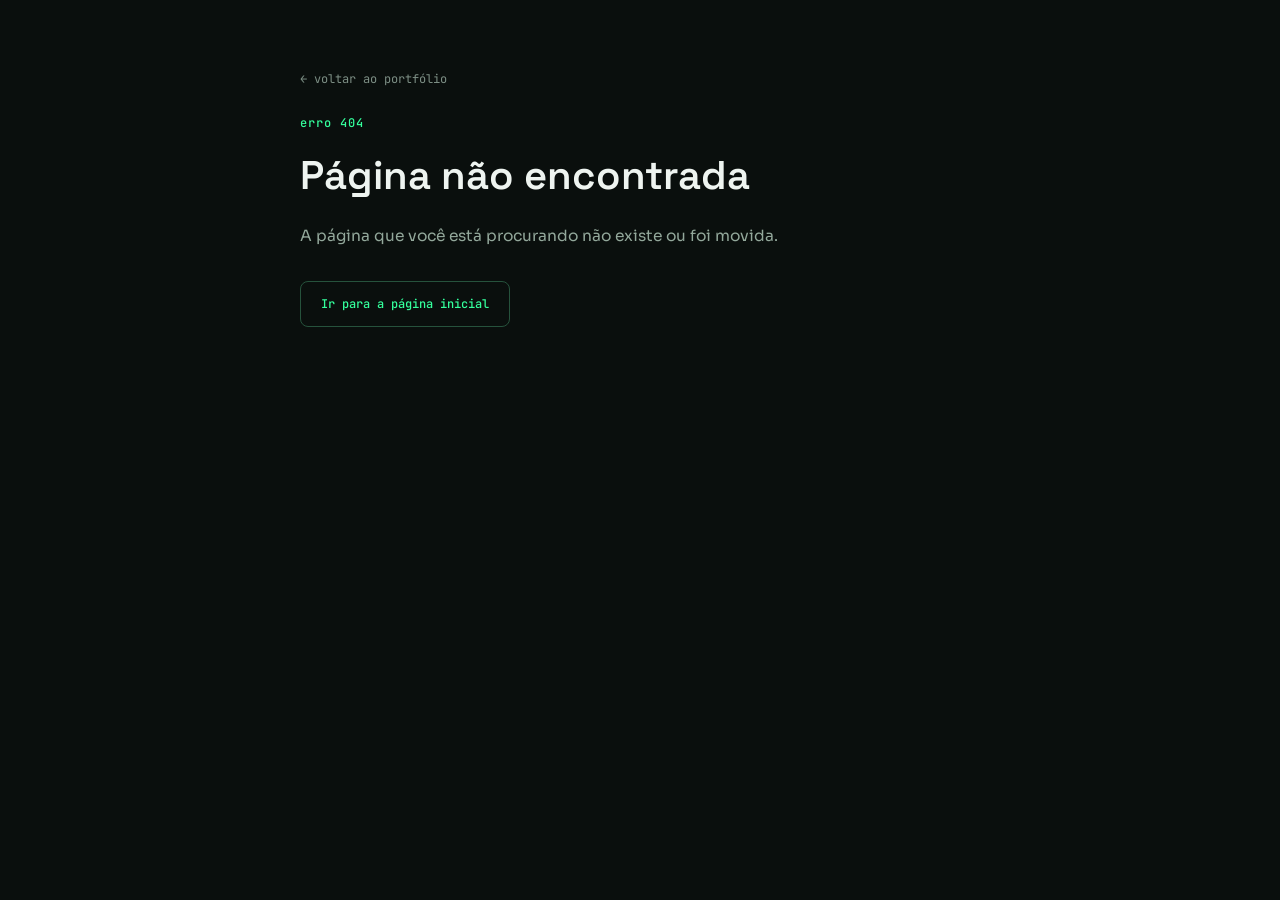
<file: index.html>
<!doctype html>
<html lang="pt-BR">
  <head>
    <meta charset="UTF-8" />
    <link rel="icon" type="image/svg+xml" href="./favicon.svg" />
    <link rel="icon" type="image/png" href="./favicon.png" />
    <link rel="shortcut icon" href="./favicon.ico" />
    <meta name="viewport" content="width=device-width, initial-scale=1.0" />
    <meta
      name="description"
      content="Portfolio de Raphael Maracaipe, desenvolvedor de software: projetos, apps e experiencias em React, Node.js e automacao com IA."
    />
    <link rel="canonical" href="https://raphaelmaracaipe.com.br/" />
    <meta property="og:type" content="website" />
    <meta property="og:url" content="https://raphaelmaracaipe.com.br/" />
    <meta property="og:title" content="Raphael Maracaipe — Desenvolvedor de Software | Portfólio" />
    <meta
      property="og:description"
      content="Portfolio de Raphael Maracaipe, desenvolvedor de software: projetos, apps e experiencias em React, Node.js e automacao com IA."
    />
    <meta property="og:image" content="https://raphaelmaracaipe.com.br/og-image.png" />
    <meta name="twitter:card" content="summary_large_image" />
    <meta name="twitter:title" content="Raphael Maracaipe — Desenvolvedor de Software | Portfólio" />
    <meta
      name="twitter:description"
      content="Portfolio de Raphael Maracaipe, desenvolvedor de software: projetos, apps e experiencias em React, Node.js e automacao com IA."
    />
    <meta name="twitter:image" content="https://raphaelmaracaipe.com.br/og-image.png" />
    <link rel="preconnect" href="https://fonts.googleapis.com" />
    <link rel="preconnect" href="https://fonts.gstatic.com" crossorigin />
    <link
      href="https://fonts.googleapis.com/css2?family=JetBrains+Mono:wght@400;500;700&family=Sora:wght@400;500&family=Space+Grotesk:wght@600&display=swap"
      rel="stylesheet"
    />
    <title>Raphael Maracaipe</title>
    <script type="application/ld+json">
      {
        "@context": "https://schema.org",
        "@type": "Person",
        "name": "Raphael Maracaipe",
        "url": "https://raphaelmaracaipe.com.br/",
        "sameAs": [
          "https://github.com/raphaelmaracaipe",
          "https://www.linkedin.com/in/raphaelmaracaipe/"
        ]
      }
    </script>
    <script type="module" crossorigin src="/assets/index-BpMgsOyw.js"></script>
    <link rel="stylesheet" crossorigin href="/assets/index-CxYNfSDA.css">
  </head>
  <body>
    <div id="root"></div>
  </body>
</html>
</file>
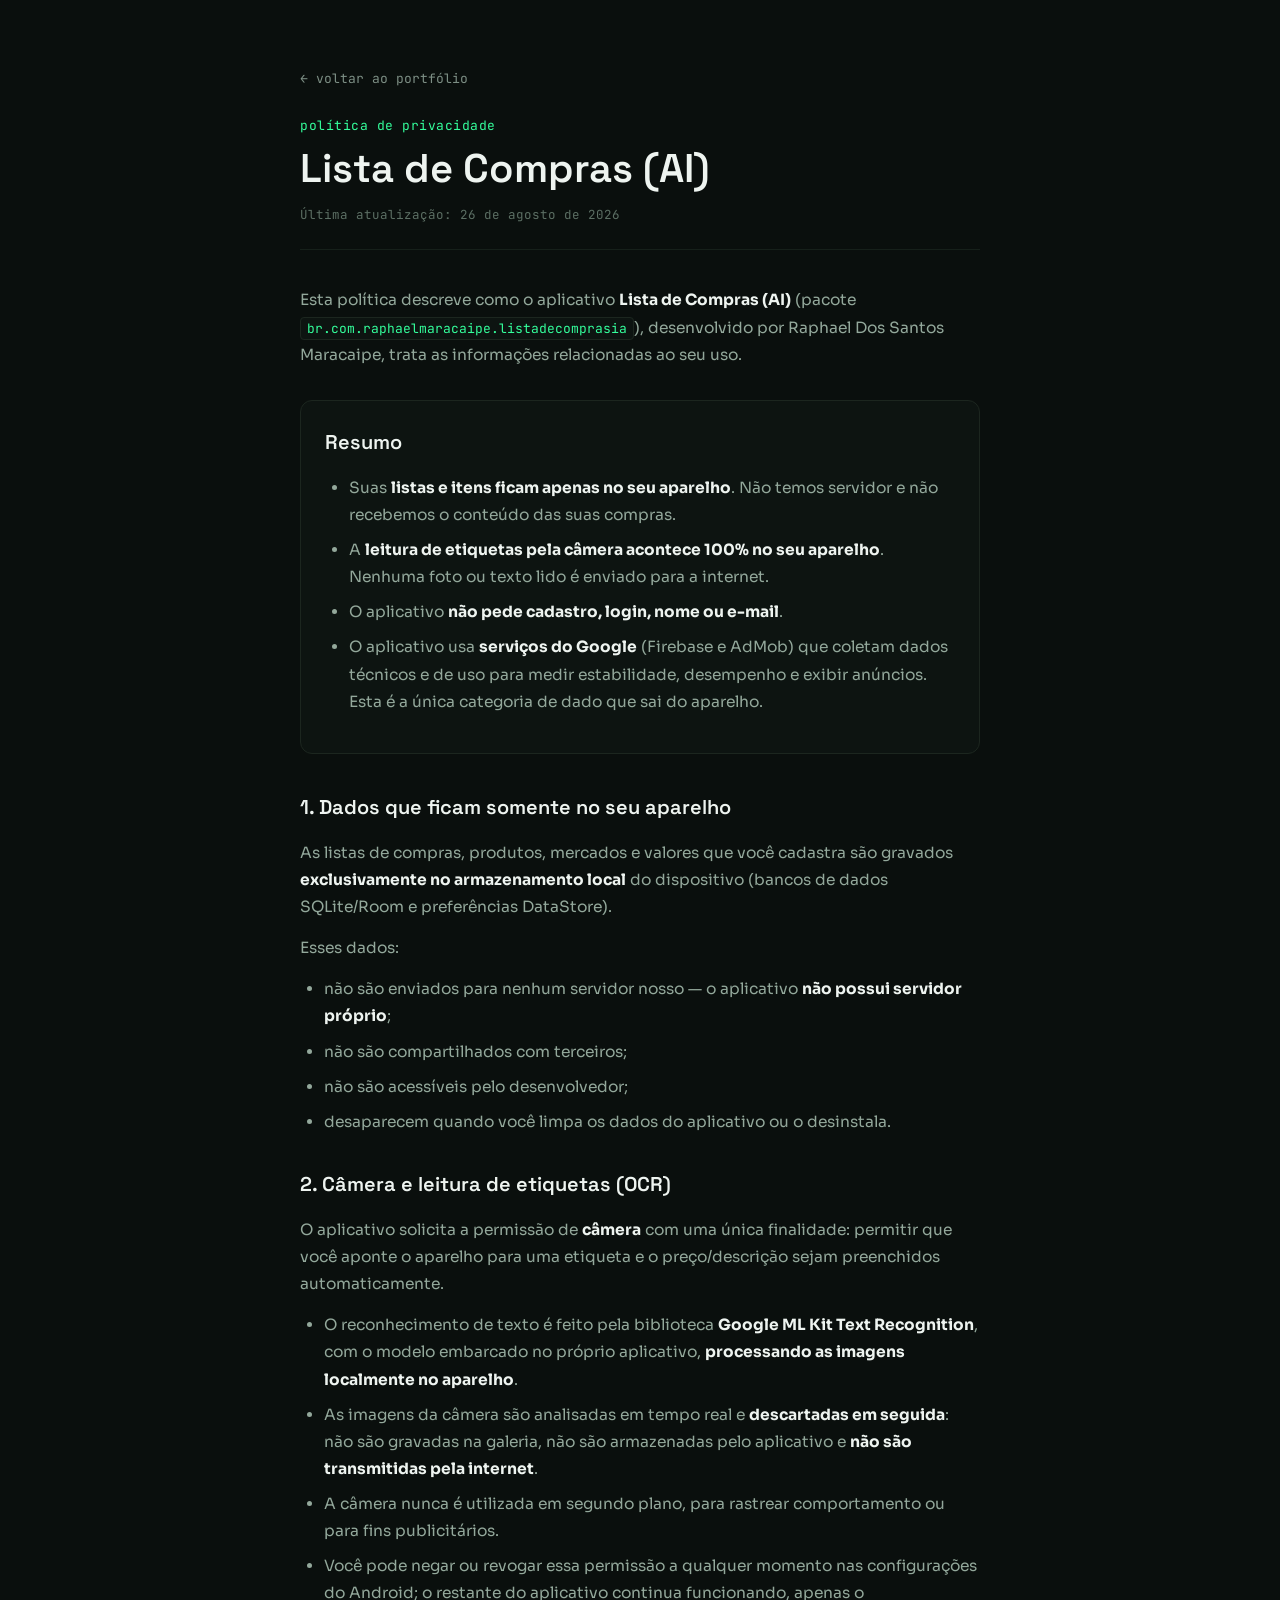
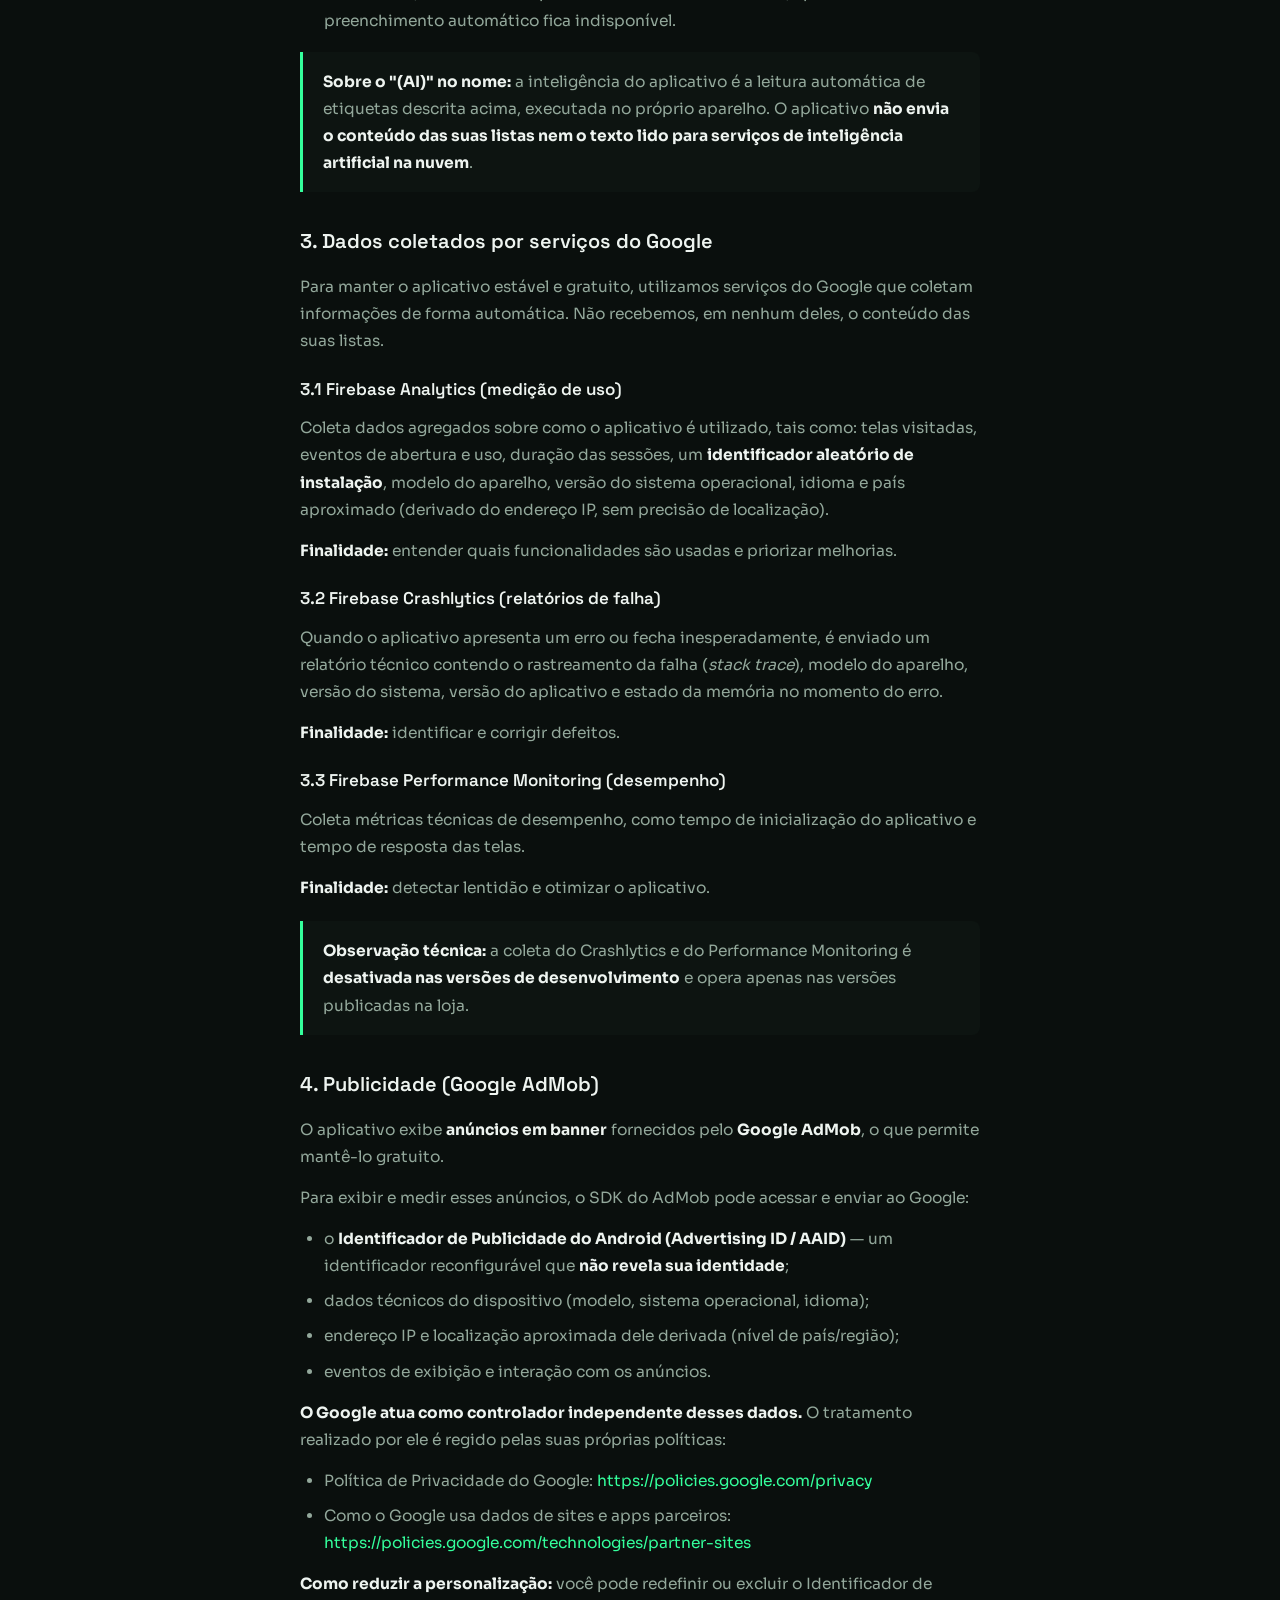
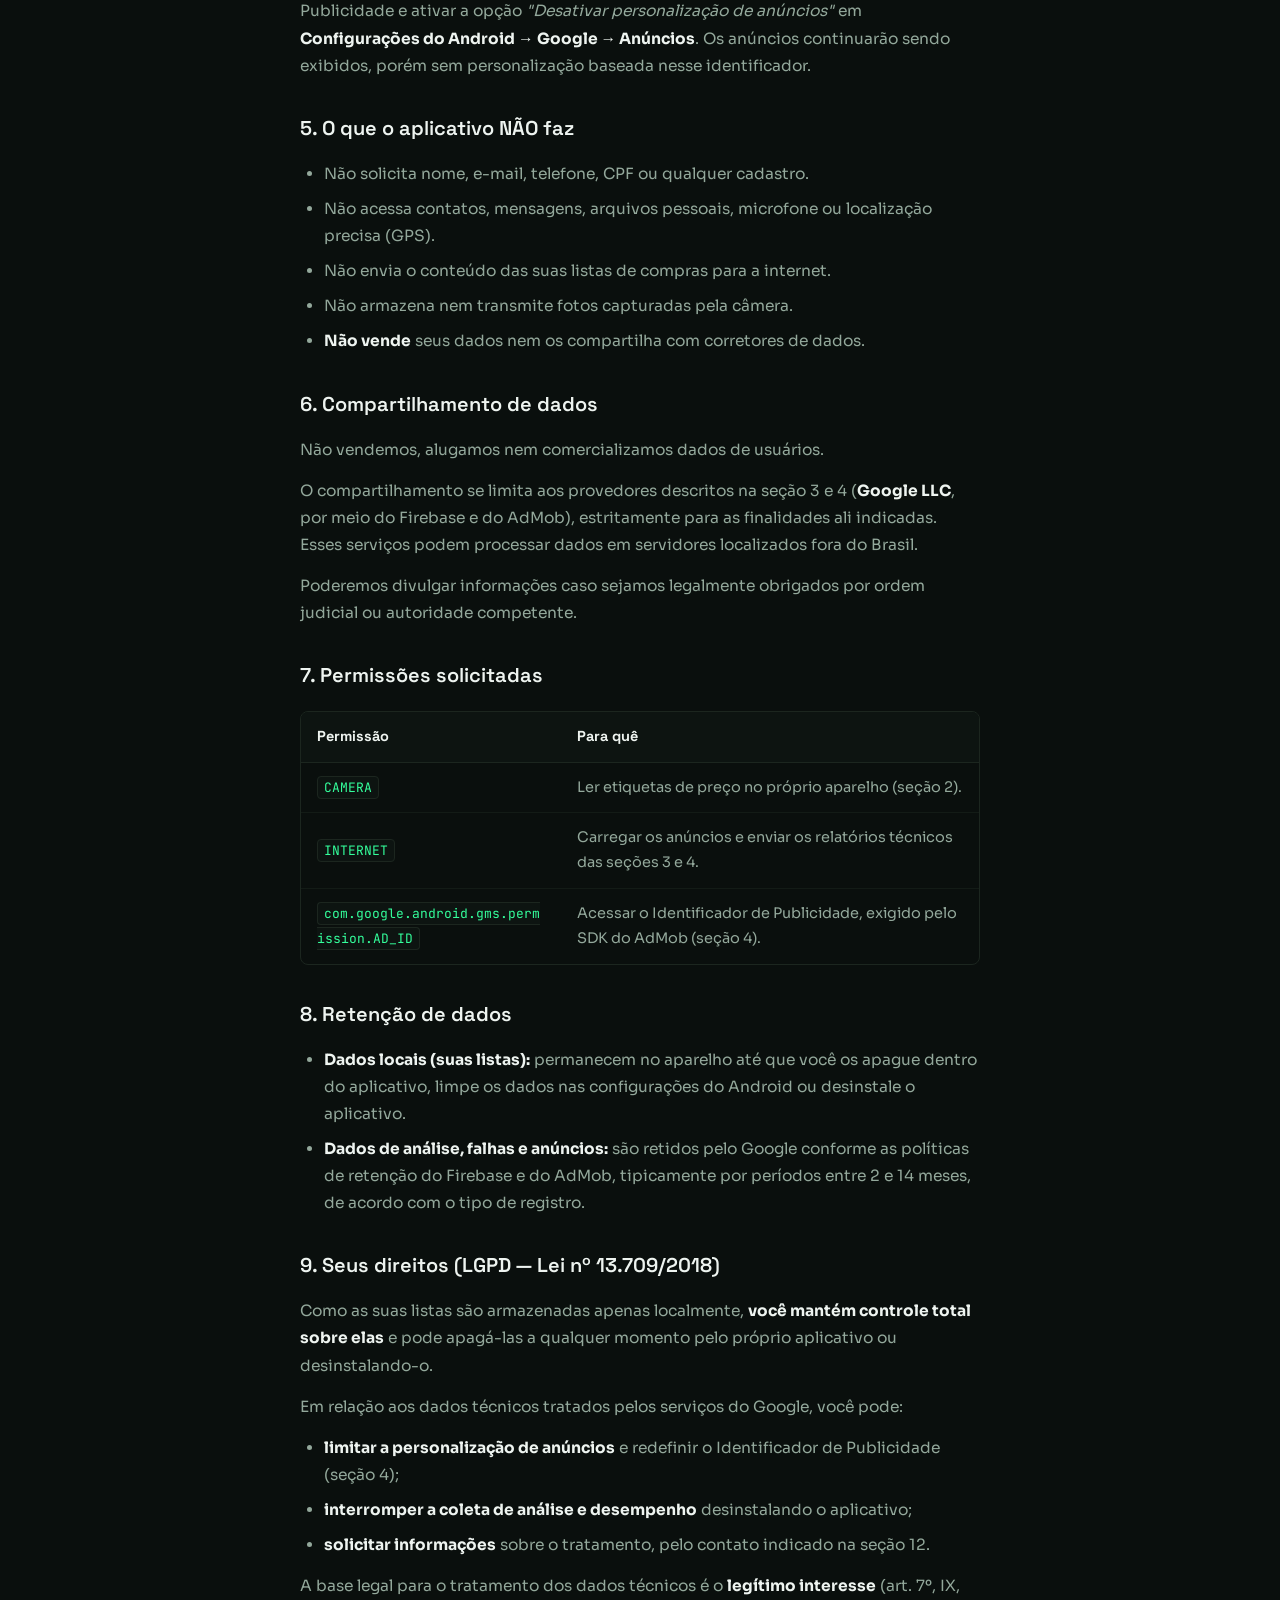
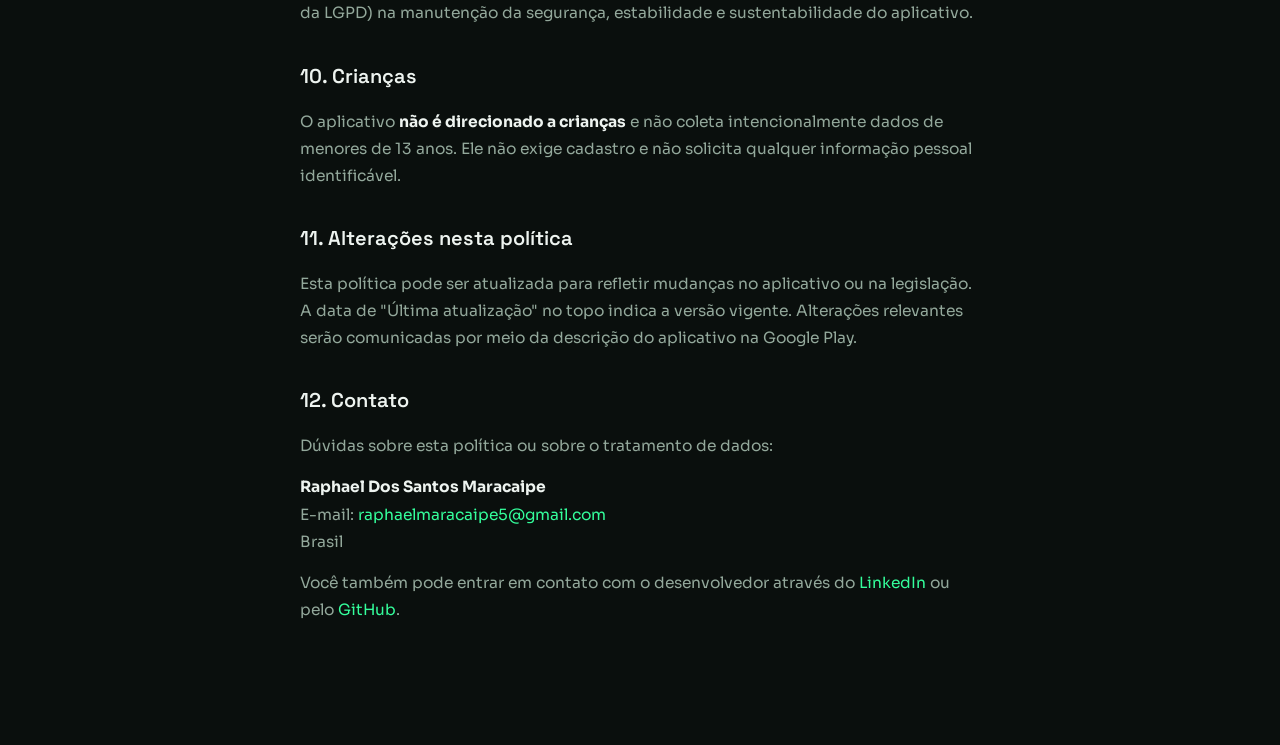
<file: privacidade/index.html>
<!DOCTYPE html>
<html lang="pt-BR">
<head>
  <meta charset="UTF-8">
  <meta name="viewport" content="width=device-width, initial-scale=1.0">
  <title>Política de Privacidade — Lista de Compras (AI) | Raphael Maracaipe</title>
  <meta name="description" content="Política de privacidade do aplicativo Lista de Compras (AI) por Raphael Dos Santos Maracaipe. Entenda como seus dados e permissões são tratados.">
  <link rel="icon" type="image/svg+xml" href="/favicon.svg">
  <link rel="icon" type="image/x-icon" href="/favicon.ico">
  <link rel="preconnect" href="https://fonts.googleapis.com">
  <link rel="preconnect" href="https://fonts.gstatic.com" crossorigin>
  <link href="https://fonts.googleapis.com/css2?family=JetBrains+Mono:wght@400;500;700&family=Sora:wght@400;500&family=Space+Grotesk:wght@600&display=swap" rel="stylesheet">
  <style>
    *, *::before, *::after {
      box-sizing: border-box;
      margin: 0;
      padding: 0;
    }

    body {
      background-color: #0a0f0d;
      color: #93a89b;
      font-family: 'Sora', sans-serif;
      font-size: 15.5px;
      line-height: 1.75;
      min-width: 320px;
      -webkit-font-smoothing: antialiased;
      -moz-osx-font-smoothing: grayscale;
    }

    .container {
      max-width: 760px;
      margin: 0 auto;
      padding: 64px 40px 90px;
    }

    .back-link {
      display: inline-block;
      font-family: 'JetBrains Mono', monospace;
      font-size: 13px;
      color: #7d8f85;
      text-decoration: none;
      margin-bottom: 24px;
      transition: color 0.2s ease;
    }

    .back-link:hover {
      color: #34ff9c;
    }

    .label {
      font-family: 'JetBrains Mono', monospace;
      font-size: 13px;
      color: #34ff9c;
      letter-spacing: 0.5px;
      margin-bottom: 8px;
    }

    .title {
      font-family: 'Space Grotesk', sans-serif;
      font-weight: 600;
      font-size: 40px;
      line-height: 1.15;
      color: #eef4f0;
      margin-bottom: 12px;
    }

    .updated-at {
      font-family: 'JetBrains Mono', monospace;
      font-size: 12.5px;
      color: #5c6f64;
      margin-bottom: 36px;
      padding-bottom: 24px;
      border-bottom: 1px solid #16201a;
    }

    .section {
      margin-bottom: 32px;
    }

    .summary {
      background-color: #0d1411;
      border: 1px solid #1c261f;
      border-radius: 12px;
      padding: 24px;
      margin-bottom: 36px;
    }

    h2 {
      font-family: 'Space Grotesk', sans-serif;
      font-weight: 600;
      font-size: 20px;
      color: #eef4f0;
      margin-bottom: 14px;
    }

    h3 {
      font-family: 'Space Grotesk', sans-serif;
      font-weight: 600;
      font-size: 17px;
      color: #eef4f0;
      margin-top: 18px;
      margin-bottom: 10px;
    }

    p {
      margin-bottom: 14px;
    }

    p:last-child {
      margin-bottom: 0;
    }

    strong {
      color: #eef4f0;
    }

    code {
      font-family: 'JetBrains Mono', monospace;
      font-size: 13px;
      background-color: #0d1411;
      color: #34ff9c;
      padding: 2px 6px;
      border-radius: 4px;
      border: 1px solid #1c261f;
      word-break: break-word;
    }

    ul {
      list-style-type: disc;
      padding-left: 24px;
      margin-bottom: 14px;
    }

    li {
      margin-bottom: 8px;
    }

    li:last-child {
      margin-bottom: 0;
    }

    a {
      color: #34ff9c;
      text-decoration: none;
      word-break: break-word;
    }

    a:hover {
      text-decoration: underline;
    }

    .note {
      background-color: #0d1411;
      border-left: 3px solid #34ff9c;
      padding: 16px 20px;
      border-radius: 0 8px 8px 0;
      margin: 18px 0;
    }

    .subsection {
      margin-top: 20px;
      margin-bottom: 20px;
    }

    .table-wrapper {
      width: 100%;
      overflow-x: auto;
      margin: 18px 0;
      border: 1px solid #1c261f;
      border-radius: 8px;
    }

    table {
      width: 100%;
      border-collapse: collapse;
      text-align: left;
      font-size: 14.5px;
    }

    th {
      font-family: 'Space Grotesk', sans-serif;
      background-color: #0d1411;
      color: #eef4f0;
      padding: 12px 16px;
      border-bottom: 1px solid #1c261f;
    }

    td {
      padding: 12px 16px;
      border-bottom: 1px solid #131b16;
    }

    tr:last-child td {
      border-bottom: none;
    }

    @media (max-width: 640px) {
      .container {
        padding: 40px 20px 60px;
      }

      .title {
        font-size: 30px;
      }

      h2 {
        font-size: 18px;
      }
    }
  </style>
</head>
<body>
  <div class="container" data-testid="privacy-policy">
    <a href="/" class="back-link" data-testid="back-link">← voltar ao portfólio</a>

    <div class="label">política de privacidade</div>
    <h1 class="title">Lista de Compras (AI)</h1>
    <div class="updated-at">Última atualização: 26 de agosto de 2026</div>

    <section class="section">
      <p>
        Esta política descreve como o aplicativo <strong>Lista de Compras (AI)</strong> (pacote <code>br.com.raphaelmaracaipe.listadecomprasia</code>), desenvolvido por Raphael Dos Santos Maracaipe, trata as informações relacionadas ao seu uso.
      </p>
    </section>

    <section class="summary">
      <h2>Resumo</h2>
      <ul>
        <li>
          Suas <strong>listas e itens ficam apenas no seu aparelho</strong>. Não temos servidor e não recebemos o conteúdo das suas compras.
        </li>
        <li>
          A <strong>leitura de etiquetas pela câmera acontece 100% no seu aparelho</strong>. Nenhuma foto ou texto lido é enviado para a internet.
        </li>
        <li>
          O aplicativo <strong>não pede cadastro, login, nome ou e-mail</strong>.
        </li>
        <li>
          O aplicativo usa <strong>serviços do Google</strong> (Firebase e AdMob) que coletam dados técnicos e de uso para medir estabilidade, desempenho e exibir anúncios. Esta é a única categoria de dado que sai do aparelho.
        </li>
      </ul>
    </section>

    <section class="section">
      <h2>1. Dados que ficam somente no seu aparelho</h2>
      <p>
        As listas de compras, produtos, mercados e valores que você cadastra são gravados <strong>exclusivamente no armazenamento local</strong> do dispositivo (bancos de dados SQLite/Room e preferências DataStore).
      </p>
      <p>Esses dados:</p>
      <ul>
        <li>não são enviados para nenhum servidor nosso — o aplicativo <strong>não possui servidor próprio</strong>;</li>
        <li>não são compartilhados com terceiros;</li>
        <li>não são acessíveis pelo desenvolvedor;</li>
        <li>desaparecem quando você limpa os dados do aplicativo ou o desinstala.</li>
      </ul>
    </section>

    <section class="section">
      <h2>2. Câmera e leitura de etiquetas (OCR)</h2>
      <p>
        O aplicativo solicita a permissão de <strong>câmera</strong> com uma única finalidade: permitir que você aponte o aparelho para uma etiqueta e o preço/descrição sejam preenchidos automaticamente.
      </p>
      <ul>
        <li>
          O reconhecimento de texto é feito pela biblioteca <strong>Google ML Kit Text Recognition</strong>, com o modelo embarcado no próprio aplicativo, <strong>processando as imagens localmente no aparelho</strong>.
        </li>
        <li>
          As imagens da câmera são analisadas em tempo real e <strong>descartadas em seguida</strong>: não são gravadas na galeria, não são armazenadas pelo aplicativo e <strong>não são transmitidas pela internet</strong>.
        </li>
        <li>
          A câmera nunca é utilizada em segundo plano, para rastrear comportamento ou para fins publicitários.
        </li>
        <li>
          Você pode negar ou revogar essa permissão a qualquer momento nas configurações do Android; o restante do aplicativo continua funcionando, apenas o preenchimento automático fica indisponível.
        </li>
      </ul>
      <div class="note">
        <p>
          <strong>Sobre o "(AI)" no nome:</strong> a inteligência do aplicativo é a leitura automática de etiquetas descrita acima, executada no próprio aparelho. O aplicativo <strong>não envia o conteúdo das suas listas nem o texto lido para serviços de inteligência artificial na nuvem</strong>.
        </p>
      </div>
    </section>

    <section class="section">
      <h2>3. Dados coletados por serviços do Google</h2>
      <p>
        Para manter o aplicativo estável e gratuito, utilizamos serviços do Google que coletam informações de forma automática. Não recebemos, em nenhum deles, o conteúdo das suas listas.
      </p>

      <div class="subsection">
        <h3>3.1 Firebase Analytics (medição de uso)</h3>
        <p>
          Coleta dados agregados sobre como o aplicativo é utilizado, tais como: telas visitadas, eventos de abertura e uso, duração das sessões, um <strong>identificador aleatório de instalação</strong>, modelo do aparelho, versão do sistema operacional, idioma e país aproximado (derivado do endereço IP, sem precisão de localização).
        </p>
        <p>
          <strong>Finalidade:</strong> entender quais funcionalidades são usadas e priorizar melhorias.
        </p>
      </div>

      <div class="subsection">
        <h3>3.2 Firebase Crashlytics (relatórios de falha)</h3>
        <p>
          Quando o aplicativo apresenta um erro ou fecha inesperadamente, é enviado um relatório técnico contendo o rastreamento da falha (<em>stack trace</em>), modelo do aparelho, versão do sistema, versão do aplicativo e estado da memória no momento do erro.
        </p>
        <p>
          <strong>Finalidade:</strong> identificar e corrigir defeitos.
        </p>
      </div>

      <div class="subsection">
        <h3>3.3 Firebase Performance Monitoring (desempenho)</h3>
        <p>
          Coleta métricas técnicas de desempenho, como tempo de inicialização do aplicativo e tempo de resposta das telas.
        </p>
        <p>
          <strong>Finalidade:</strong> detectar lentidão e otimizar o aplicativo.
        </p>
      </div>

      <div class="note">
        <p>
          <strong>Observação técnica:</strong> a coleta do Crashlytics e do Performance Monitoring é <strong>desativada nas versões de desenvolvimento</strong> e opera apenas nas versões publicadas na loja.
        </p>
      </div>
    </section>

    <section class="section">
      <h2>4. Publicidade (Google AdMob)</h2>
      <p>
        O aplicativo exibe <strong>anúncios em banner</strong> fornecidos pelo <strong>Google AdMob</strong>, o que permite mantê-lo gratuito.
      </p>
      <p>
        Para exibir e medir esses anúncios, o SDK do AdMob pode acessar e enviar ao Google:
      </p>
      <ul>
        <li>
          o <strong>Identificador de Publicidade do Android (Advertising ID / AAID)</strong> — um identificador reconfigurável que <strong>não revela sua identidade</strong>;
        </li>
        <li>dados técnicos do dispositivo (modelo, sistema operacional, idioma);</li>
        <li>endereço IP e localização aproximada dele derivada (nível de país/região);</li>
        <li>eventos de exibição e interação com os anúncios.</li>
      </ul>
      <p>
        <strong>O Google atua como controlador independente desses dados.</strong> O tratamento realizado por ele é regido pelas suas próprias políticas:
      </p>
      <ul>
        <li>
          Política de Privacidade do Google:
          <a href="https://policies.google.com/privacy" target="_blank" rel="noopener noreferrer">https://policies.google.com/privacy</a>
        </li>
        <li>
          Como o Google usa dados de sites e apps parceiros:
          <a href="https://policies.google.com/technologies/partner-sites" target="_blank" rel="noopener noreferrer">https://policies.google.com/technologies/partner-sites</a>
        </li>
      </ul>
      <p>
        <strong>Como reduzir a personalização:</strong> você pode redefinir ou excluir o Identificador de Publicidade e ativar a opção <em>"Desativar personalização de anúncios"</em> em <strong>Configurações do Android → Google → Anúncios</strong>. Os anúncios continuarão sendo exibidos, porém sem personalização baseada nesse identificador.
      </p>
    </section>

    <section class="section">
      <h2>5. O que o aplicativo NÃO faz</h2>
      <ul>
        <li>Não solicita nome, e-mail, telefone, CPF ou qualquer cadastro.</li>
        <li>Não acessa contatos, mensagens, arquivos pessoais, microfone ou localização precisa (GPS).</li>
        <li>Não envia o conteúdo das suas listas de compras para a internet.</li>
        <li>Não armazena nem transmite fotos capturadas pela câmera.</li>
        <li>
          <strong>Não vende</strong> seus dados nem os compartilha com corretores de dados.
        </li>
      </ul>
    </section>

    <section class="section">
      <h2>6. Compartilhamento de dados</h2>
      <p>Não vendemos, alugamos nem comercializamos dados de usuários.</p>
      <p>
        O compartilhamento se limita aos provedores descritos na seção 3 e 4 (<strong>Google LLC</strong>, por meio do Firebase e do AdMob), estritamente para as finalidades ali indicadas. Esses serviços podem processar dados em servidores localizados fora do Brasil.
      </p>
      <p>
        Poderemos divulgar informações caso sejamos legalmente obrigados por ordem judicial ou autoridade competente.
      </p>
    </section>

    <section class="section">
      <h2>7. Permissões solicitadas</h2>
      <div class="table-wrapper">
        <table>
          <thead>
            <tr>
              <th scope="col">Permissão</th>
              <th scope="col">Para quê</th>
            </tr>
          </thead>
          <tbody>
            <tr>
              <td><code>CAMERA</code></td>
              <td>Ler etiquetas de preço no próprio aparelho (seção 2).</td>
            </tr>
            <tr>
              <td><code>INTERNET</code></td>
              <td>Carregar os anúncios e enviar os relatórios técnicos das seções 3 e 4.</td>
            </tr>
            <tr>
              <td><code>com.google.android.gms.permission.AD_ID</code></td>
              <td>Acessar o Identificador de Publicidade, exigido pelo SDK do AdMob (seção 4).</td>
            </tr>
          </tbody>
        </table>
      </div>
    </section>

    <section class="section">
      <h2>8. Retenção de dados</h2>
      <ul>
        <li>
          <strong>Dados locais (suas listas):</strong> permanecem no aparelho até que você os apague dentro do aplicativo, limpe os dados nas configurações do Android ou desinstale o aplicativo.
        </li>
        <li>
          <strong>Dados de análise, falhas e anúncios:</strong> são retidos pelo Google conforme as políticas de retenção do Firebase e do AdMob, tipicamente por períodos entre 2 e 14 meses, de acordo com o tipo de registro.
        </li>
      </ul>
    </section>

    <section class="section">
      <h2>9. Seus direitos (LGPD — Lei nº 13.709/2018)</h2>
      <p>
        Como as suas listas são armazenadas apenas localmente, <strong>você mantém controle total sobre elas</strong> e pode apagá-las a qualquer momento pelo próprio aplicativo ou desinstalando-o.
      </p>
      <p>Em relação aos dados técnicos tratados pelos serviços do Google, você pode:</p>
      <ul>
        <li>
          <strong>limitar a personalização de anúncios</strong> e redefinir o Identificador de Publicidade (seção 4);
        </li>
        <li>
          <strong>interromper a coleta de análise e desempenho</strong> desinstalando o aplicativo;
        </li>
        <li>
          <strong>solicitar informações</strong> sobre o tratamento, pelo contato indicado na seção 12.
        </li>
      </ul>
      <p>
        A base legal para o tratamento dos dados técnicos é o <strong>legítimo interesse</strong> (art. 7º, IX, da LGPD) na manutenção da segurança, estabilidade e sustentabilidade do aplicativo.
      </p>
    </section>

    <section class="section">
      <h2>10. Crianças</h2>
      <p>
        O aplicativo <strong>não é direcionado a crianças</strong> e não coleta intencionalmente dados de menores de 13 anos. Ele não exige cadastro e não solicita qualquer informação pessoal identificável.
      </p>
    </section>

    <section class="section">
      <h2>11. Alterações nesta política</h2>
      <p>
        Esta política pode ser atualizada para refletir mudanças no aplicativo ou na legislação. A data de "Última atualização" no topo indica a versão vigente. Alterações relevantes serão comunicadas por meio da descrição do aplicativo na Google Play.
      </p>
    </section>

    <section class="section">
      <h2>12. Contato</h2>
      <p>Dúvidas sobre esta política ou sobre o tratamento de dados:</p>
      <p>
        <strong>Raphael Dos Santos Maracaipe</strong><br>
        E-mail: <a href="mailto:raphaelmaracaipe5@gmail.com">raphaelmaracaipe5@gmail.com</a><br>
        Brasil
      </p>
      <p>
        Você também pode entrar em contato com o desenvolvedor através do
        <a href="https://www.linkedin.com/in/raphaelmaracaipe/" target="_blank" rel="noopener noreferrer">LinkedIn</a>
        ou pelo
        <a href="https://github.com/raphaelmaracaipe" target="_blank" rel="noopener noreferrer">GitHub</a>.
      </p>
    </section>
  </div>
</body>
</html>
</file>
<file: assets/index-CxYNfSDA.css>
@charset "UTF-8";._appContainer_1shqf_1{min-height:100vh;background-color:#0a0f0d;display:flex;flex-direction:column}._mainContent_1shqf_8{flex:1;width:100%;max-width:1280px;margin:0 auto;padding-top:70px}._navbar_1cka7_1{position:fixed;top:0;left:0;right:0;z-index:100;background-color:#0a0f0d;border-bottom:1px solid #16201a;height:70px;display:flex;align-items:center}._container_1cka7_14{width:100%;max-width:1280px;margin:0 auto;padding:0 40px;display:flex;align-items:center;justify-content:space-between}@media(max-width:639px){._container_1cka7_14{padding:0 20px}}._brand_1cka7_29{display:flex;align-items:center;gap:12px}._logoSquare_1cka7_35{width:30px;height:30px;background-color:#34ff9c;color:#04160d;border-radius:8px;font-family:JetBrains Mono,monospace;font-weight:700;font-size:14px;display:flex;align-items:center;justify-content:center}._wordmark_1cka7_49{font-family:JetBrains Mono,monospace;font-size:16px;color:#eef4f0;font-weight:500}._wordmark_1cka7_49 ._dot_1cka7_55{color:#34ff9c}._menuToggle_1cka7_59{display:none;background:none;border:none;cursor:pointer;padding:8px;position:relative;z-index:110}@media(max-width:639px){._menuToggle_1cka7_59{display:block}}._hamburger_1cka7_74{display:block;width:20px;height:2px;background-color:#8ba093;position:relative;transition:background-color .2s}._hamburger_1cka7_74:before,._hamburger_1cka7_74:after{content:"";position:absolute;width:20px;height:2px;background-color:#8ba093;transition:transform .2s}._hamburger_1cka7_74:before{top:-6px}._hamburger_1cka7_74:after{bottom:-6px}._menuToggle_1cka7_59[aria-expanded=true] ._hamburger_1cka7_74{background-color:transparent}._menuToggle_1cka7_59[aria-expanded=true] ._hamburger_1cka7_74:before{transform:translateY(6px) rotate(45deg)}._menuToggle_1cka7_59[aria-expanded=true] ._hamburger_1cka7_74:after{transform:translateY(-6px) rotate(-45deg)}._navLinks_1cka7_107{display:flex;align-items:center;gap:32px}@media(max-width:639px){._navLinks_1cka7_107{display:none;position:absolute;top:70px;left:0;right:0;background-color:#0a0f0d;border-bottom:1px solid #16201a;flex-direction:column;padding:24px;gap:20px;z-index:105}._navLinks_1cka7_107._open_1cka7_126{display:flex}}._link_1cka7_131{font-family:JetBrains Mono,monospace;font-size:12.5px;color:#7d8f85;text-decoration:none;transition:color .2s}._link_1cka7_131:hover{color:#34ff9c}._contactBtn_1cka7_142{display:inline-flex;align-items:center;justify-content:center;gap:8px;font-family:JetBrains Mono,monospace;font-weight:500;border-radius:8px;cursor:pointer;text-decoration:none;transition:transform .25s ease,border-color .25s ease;background-color:transparent;color:#34ff9c;border:1px solid #26523c}._contactBtn_1cka7_142:hover{transform:translateY(-2px);border-color:#34ff9c}._contactBtn_1cka7_142{padding:8px 16px;font-size:13px;border-color:#26523c;color:#34ff9c}._contactBtn_1cka7_142:hover{border-color:#34ff9c;transform:translateY(-2px)}._hero_7cnfn_1{position:relative;display:flex;align-items:center;justify-content:center;min-height:calc(100vh - 80px);padding:92px 40px}@media(max-width:639px){._hero_7cnfn_1{padding-left:20px;padding-right:20px}}._hero_7cnfn_1{background-color:#0a0f0d;overflow:hidden}._hero_7cnfn_1:before{content:"";position:absolute;top:0;left:0;width:100%;height:100%;background-image:linear-gradient(to right,#0f1a14 1px,transparent 1px),linear-gradient(to bottom,#0f1a14 1px,transparent 1px);background-size:46px 46px;mask-image:radial-gradient(circle at 10% 10%,black 20%,transparent 60%);-webkit-mask-image:radial-gradient(circle at 10% 10%,black 20%,transparent 60%);pointer-events:none;z-index:1}._container_7cnfn_34{display:grid;grid-template-columns:1.1fr .9fr;gap:52px;align-items:center;width:100%;max-width:1280px;position:relative;z-index:2}@media(max-width:1023px){._container_7cnfn_34{grid-template-columns:1fr;gap:40px;text-align:left}}._content_7cnfn_52{display:flex;flex-direction:column;align-items:flex-start}._overline_7cnfn_58{font-family:JetBrains Mono,monospace;font-size:12px;font-weight:500;letter-spacing:1px;color:#7d8f85;margin-bottom:16px}._title_7cnfn_67{font-family:Space Grotesk,sans-serif;font-weight:600;font-size:60px;line-height:1.02;letter-spacing:-1.6px;color:#eef4f0;margin-bottom:24px}@media(max-width:639px){._title_7cnfn_67{font-size:40px}}._neonHighlight_7cnfn_82{color:#34ff9c;text-shadow:0 0 12px rgba(52,255,156,.3)}._description_7cnfn_87{font-family:Sora,sans-serif;font-size:16.5px;line-height:1.7;color:#8ba093;max-width:460px;margin-bottom:32px}._brightText_7cnfn_96{color:#cdd8d2}._actions_7cnfn_100{display:flex;gap:16px;flex-wrap:wrap}._btnFilled_7cnfn_106{display:inline-flex;align-items:center;justify-content:center;gap:8px;font-family:JetBrains Mono,monospace;font-weight:500;border-radius:8px;cursor:pointer;text-decoration:none;transition:transform .25s ease,border-color .25s ease;background-color:#34ff9c;color:#04160d;border:1px solid #34ff9c}._btnFilled_7cnfn_106:hover{transform:translateY(-2px)}._btnFilled_7cnfn_106{padding:12px 24px}._btnOutlined_7cnfn_128{display:inline-flex;align-items:center;justify-content:center;gap:8px;font-family:JetBrains Mono,monospace;font-weight:500;border-radius:8px;cursor:pointer;text-decoration:none;transition:transform .25s ease,border-color .25s ease;background-color:transparent;color:#34ff9c;border:1px solid #26523c}._btnOutlined_7cnfn_128:hover{transform:translateY(-2px);border-color:#34ff9c}._btnOutlined_7cnfn_128{padding:12px 24px}._terminalContainer_7cnfn_151{display:flex;justify-content:center;width:100%}@media(max-width:1023px){._terminalContainer_7cnfn_151{justify-content:flex-start}}._terminal_15xwm_1{width:100%;max-width:540px;background-color:#0d1411;border:1px solid #1c261f;border-radius:12px;box-shadow:0 34px 64px -24px #000000b3;overflow:hidden;font-family:JetBrains Mono,monospace}._titleBar_15xwm_12{display:flex;align-items:center;position:relative;padding:12px 16px;background-color:#0b100e;border-bottom:1px solid #16201a}._trafficLights_15xwm_21{display:flex;gap:8px}._dot_15xwm_26{width:12px;height:12px;border-radius:50%;display:inline-block}._dot_15xwm_26._red_15xwm_32{background-color:#ff5f57}._dot_15xwm_26._yellow_15xwm_35{background-color:#febc2e}._dot_15xwm_26._green_15xwm_38{background-color:#28c840}._fileName_15xwm_42{position:absolute;left:50%;transform:translate(-50%);font-size:13px;color:#7d8f85;font-weight:500}._body_15xwm_51{padding:20px 24px;overflow-x:auto}._pre_15xwm_56{margin:0;white-space:pre-wrap;word-break:break-all;font-size:14px;line-height:1.6;color:#eef4f0}._keyword_15xwm_65{color:#5c6f64}._type_15xwm_69{color:#7fb0ff}._property_15xwm_73{color:#e0b978}._string_15xwm_77{color:#c8e6d4}._operator_15xwm_81{color:#8ba093}._boolean_15xwm_85{color:#ff9d5c}._identifier_15xwm_89{color:#34ff9c}._cursor_15xwm_93{display:inline-block;width:8px;height:15px;background-color:#34ff9c;margin-left:4px;vertical-align:middle;animation:_blink_15xwm_1 1.1s step-end infinite;box-shadow:0 0 8px #34ff9c}@keyframes _blink_15xwm_1{0%,to{background-color:transparent}50%{background-color:#34ff9c}}._about_1us5b_1{padding:70px 40px}@media(max-width:639px){._about_1us5b_1{padding-left:20px;padding-right:20px}}._about_1us5b_1{border-top:1px solid #16201a}._about_1us5b_1._revealed_1us5b_13{animation:_reveal-fade-up_1us5b_1 .6s ease both}@media(prefers-reduced-motion:reduce){._about_1us5b_1._revealed_1us5b_13{animation:none}}._label_1us5b_22{font-family:JetBrains Mono,monospace;font-size:12px;font-weight:500;letter-spacing:1px;color:#34ff9c;margin:0 0 40px}._grid_1us5b_31{display:grid;grid-template-columns:1fr 1fr;gap:56px;align-items:start}@media(max-width:1023px){._grid_1us5b_31{grid-template-columns:1fr}}._heading_1us5b_43{font-family:Space Grotesk,sans-serif;font-weight:600;font-size:40px;color:#eef4f0;margin:0}._paragraph_1us5b_51{font-family:Sora,sans-serif;font-weight:400;font-size:16.5px;line-height:1.7;color:#8ba093;margin:0}._age_1us5b_60{color:#34ff9c}._chips_1us5b_64{display:flex;flex-wrap:wrap;gap:10px;margin:26px 0 0;padding:0;list-style:none}._chip_1us5b_64{display:inline-flex;align-items:center;gap:8px;background-color:#0d1411;border:1px solid #1c261f;border-radius:20px;padding:8px 16px;font-family:JetBrains Mono,monospace;font-size:12px;color:#cdd8d2}._chip_1us5b_64:before{content:"";width:6px;height:6px;border-radius:50%;background-color:#34ff9c}._stacks_1ffcv_1{padding:70px 40px}@media(max-width:639px){._stacks_1ffcv_1{padding-left:20px;padding-right:20px}}._stacks_1ffcv_1{border-top:1px solid #16201a}._stacks_1ffcv_1._revealed_1ffcv_13{animation:_reveal-fade-up_1ffcv_1 .6s ease both}@media(prefers-reduced-motion:reduce){._stacks_1ffcv_1._revealed_1ffcv_13{animation:none}}._stacks_1ffcv_1{background-color:#0a0f0d}._container_1ffcv_25{max-width:1280px;margin:0 auto}._label_1ffcv_30{font-family:JetBrains Mono,monospace;font-size:12px;font-weight:500;letter-spacing:1px;color:#34ff9c;display:block;margin-bottom:8px;text-transform:lowercase}._title_1ffcv_41{font-family:Space Grotesk,sans-serif;font-size:40px;font-weight:600;color:#eef4f0;margin-top:0;margin-bottom:48px}@media(max-width:639px){._title_1ffcv_41{margin-bottom:32px}}._grid_1ffcv_55{display:grid;grid-template-columns:repeat(3,1fr);gap:16px;list-style:none;padding:0;margin:0}@media(min-width:640px)and (max-width:1023px){._grid_1ffcv_55{grid-template-columns:repeat(2,1fr)}}@media(max-width:639px){._grid_1ffcv_55{grid-template-columns:1fr}}._card_1ffcv_74{background-color:#0d1411;border:1px solid #1c261f;border-radius:13px;box-shadow:0 34px 64px -24px #000000b3;padding:24px 22px;transition:transform .25s ease,border-color .25s ease}._card_1ffcv_74:hover{transform:translateY(-4px);border-color:#2c5a41}._logoWrapper_1ffcv_87{height:34px;width:34px;margin-bottom:24px;display:flex;align-items:center;justify-content:center}._logo_1ffcv_87{display:block;object-fit:contain}._name_1ffcv_101{font-family:Space Grotesk,sans-serif;font-size:21px;font-weight:600;color:#eef4f0;margin:0 0 8px}._desc_1ffcv_109{font-family:Sora,sans-serif;font-size:13px;font-weight:400;color:#7d9187;margin:0}._contact_1m2k8_1{padding:70px 40px}@media(max-width:639px){._contact_1m2k8_1{padding-left:20px;padding-right:20px}}._contact_1m2k8_1{border-top:1px solid #16201a;display:flex;flex-direction:column;align-items:center;text-align:center;position:relative;overflow:hidden;background:radial-gradient(circle at 50% 100%,rgba(52,255,156,.04) 0%,transparent 60%)}._contact_1m2k8_1._revealed_1m2k8_20{animation:_reveal-fade-up_1m2k8_1 .6s ease both}@media(prefers-reduced-motion:reduce){._contact_1m2k8_1._revealed_1m2k8_20{animation:none}}._label_1m2k8_29{font-family:JetBrains Mono,monospace;font-size:12px;font-weight:500;letter-spacing:1px;color:#34ff9c;margin:0 0 40px}._container_1m2k8_38{max-width:600px;width:100%;display:flex;flex-direction:column;align-items:center}._heading_1m2k8_46{font-family:Space Grotesk,sans-serif;font-weight:600;font-size:46px;color:#eef4f0;margin:0 0 16px;line-height:1.1}@media(max-width:639px){._heading_1m2k8_46{font-size:40px}}._paragraph_1m2k8_60{font-family:Sora,sans-serif;font-weight:400;font-size:16.5px;line-height:1.7;color:#8ba093;margin:0 0 40px}._actions_1m2k8_69{display:flex;gap:16px;justify-content:center;flex-wrap:wrap}@media(max-width:639px){._actions_1m2k8_69{flex-direction:column;width:100%}._actions_1m2k8_69 a{width:100%}}._buttonFilled_1m2k8_85{display:inline-flex;align-items:center;justify-content:center;gap:8px;font-family:JetBrains Mono,monospace;font-weight:500;border-radius:11px;cursor:pointer;text-decoration:none;transition:transform .25s ease,border-color .25s ease;background-color:#34ff9c;color:#04160d;border:1px solid #34ff9c}._buttonFilled_1m2k8_85:hover{transform:translateY(-2px)}._buttonFilled_1m2k8_85{padding:12px 24px;font-size:14px}._buttonOutlined_1m2k8_108{display:inline-flex;align-items:center;justify-content:center;gap:8px;font-family:JetBrains Mono,monospace;font-weight:500;border-radius:11px;cursor:pointer;text-decoration:none;transition:transform .25s ease,border-color .25s ease;background-color:transparent;color:#34ff9c;border:1px solid #26523c}._buttonOutlined_1m2k8_108:hover{transform:translateY(-2px);border-color:#34ff9c}._buttonOutlined_1m2k8_108{padding:12px 24px;font-size:14px}._footer_2dgup_1{display:flex;justify-content:space-between;align-items:center;padding:24px 40px;border-top:1px solid #16201a;font-family:JetBrains Mono,monospace;font-size:11.5px;color:#4d6b5a}@media(max-width:639px){._footer_2dgup_1{flex-direction:column;gap:12px;text-align:center;padding-left:20px;padding-right:20px}}._privacyLink_2dgup_21{color:inherit;text-decoration:none;font-family:JetBrains Mono,monospace;font-size:11.5px;cursor:pointer;transition:color .2s ease}._privacyLink_2dgup_21:hover{color:#34ff9c;text-decoration:underline}._container_17x62_2{max-width:760px;width:100%;margin:0 auto;padding:64px 40px 90px;background-color:#0a0f0d;color:#eef4f0;font-family:Sora,sans-serif;overflow-wrap:break-word}@media(max-width:639px){._container_17x62_2{padding-left:20px;padding-right:20px}}._backLink_17x62_19{display:inline-block;font-family:JetBrains Mono,monospace;font-size:12px;color:#7d8f85;text-decoration:none;cursor:pointer;margin-bottom:24px;transition:color .2s ease}._backLink_17x62_19:hover{color:#34ff9c}._label_17x62_33{font-family:JetBrains Mono,monospace;font-size:12px;font-weight:500;letter-spacing:1px;color:#34ff9c;text-transform:lowercase;margin-bottom:8px}._title_17x62_43{font-family:Space Grotesk,sans-serif;font-weight:600;font-size:40px;color:#eef4f0;margin:0 0 8px}@media(max-width:639px){._title_17x62_43{font-size:32px}}._updatedAt_17x62_56{font-family:JetBrains Mono,monospace;font-size:11.5px;color:#7d8f85;margin-bottom:40px}._section_17x62_63{margin-bottom:32px}._section_17x62_63 h2{font-family:Space Grotesk,sans-serif;font-size:20px;font-weight:600;color:#f2f7f4;margin:0 0 12px}._section_17x62_63 p{font-family:Sora,sans-serif;font-size:15.5px;line-height:1.75;color:#93a89b;margin:0}._section_17x62_63 p a{color:#34ff9c;text-decoration:none}._section_17x62_63 p a:hover{text-decoration:underline}._summary_17x62_88{background-color:#0d1411;border:1px solid #26523c;border-radius:12px;padding:24px;margin-bottom:40px}._summary_17x62_88 h2{font-family:Space Grotesk,sans-serif;font-size:20px;font-weight:600;color:#f2f7f4;margin:0 0 12px}._summary_17x62_88 p{font-family:Sora,sans-serif;font-size:15.5px;line-height:1.75;color:#93a89b;margin:0}._summary_17x62_88 p a{color:#34ff9c;text-decoration:none}._summary_17x62_88 p a:hover{text-decoration:underline}@media(max-width:639px){._summary_17x62_88{padding:20px}}._list_17x62_122{font-family:Sora,sans-serif;font-size:15.5px;line-height:1.75;color:#93a89b;list-style:none;margin:0;padding:0}._list_17x62_122 li{position:relative;padding-left:16px}._list_17x62_122 li+li{margin-top:8px}._list_17x62_122 li:before{content:"·";position:absolute;left:0;color:#34ff9c;font-family:JetBrains Mono,monospace;font-weight:700}._list_17x62_122 a{color:#34ff9c;text-decoration:none}._list_17x62_122 a:hover{text-decoration:underline}._note_17x62_154{font-family:Sora,sans-serif;font-size:15.5px;line-height:1.75;color:#93a89b;background-color:#0d1411;border-left:2px solid #34ff9c;border-radius:8px;padding:12px 16px;margin-top:16px}._note_17x62_154 p{font-family:Sora,sans-serif;font-size:15.5px;line-height:1.75;color:#93a89b;margin:0}._note_17x62_154 a{color:#34ff9c;text-decoration:none}._note_17x62_154 a:hover{text-decoration:underline}._subsection_17x62_180{margin-top:20px}._subsection_17x62_180 h3{font-family:Space Grotesk,sans-serif;font-weight:600;font-size:16px;color:#f2f7f4;margin:0 0 6px}._subsection_17x62_180 p{font-family:Sora,sans-serif;font-size:15.5px;line-height:1.75;color:#93a89b;margin:0}._subsection_17x62_180 p a{color:#34ff9c;text-decoration:none}._subsection_17x62_180 p a:hover{text-decoration:underline}._tableWrapper_17x62_205{overflow-x:auto;-webkit-overflow-scrolling:touch;max-width:100%;margin-top:16px;border:1px solid #1c261f;border-radius:8px}._table_17x62_205{border-collapse:collapse;width:100%;min-width:520px;font-family:Sora,sans-serif;font-size:14px;line-height:1.75;color:#93a89b}._table_17x62_205 th,._table_17x62_205 td{padding:10px 14px;text-align:left;vertical-align:top;border-bottom:1px solid #1c261f}._table_17x62_205 thead th{font-family:JetBrains Mono,monospace;font-size:12px;font-weight:500;letter-spacing:.5px;color:#7d8f85;text-transform:lowercase;background-color:#0d1411;border-bottom:1px solid #1c261f}._table_17x62_205 tbody tr:last-child th,._table_17x62_205 tbody tr:last-child td{border-bottom:0}._table_17x62_205 tbody th,._table_17x62_205 tbody td:first-child{font-family:JetBrains Mono,monospace;font-weight:500;color:#f2f7f4;white-space:nowrap}._table_17x62_205 a{color:#34ff9c;text-decoration:none}._table_17x62_205 a:hover{text-decoration:underline}@media(max-width:639px){._table_17x62_205{font-size:13px}._table_17x62_205 th,._table_17x62_205 td{padding:8px 10px}}._container_1g9us_1{max-width:760px;width:100%;margin:0 auto;padding:64px 40px 90px;background-color:#0a0f0d;color:#eef4f0;font-family:Sora,sans-serif;overflow-wrap:break-word}@media(max-width:639px){._container_1g9us_1{padding-left:20px;padding-right:20px}}._backLink_1g9us_18{display:inline-block;font-family:JetBrains Mono,monospace;font-size:12px;color:#7d8f85;text-decoration:none;cursor:pointer;margin-bottom:24px;transition:color .2s ease}._backLink_1g9us_18:hover{color:#34ff9c}._label_1g9us_32{font-family:JetBrains Mono,monospace;font-size:12px;font-weight:500;letter-spacing:1px;color:#34ff9c;text-transform:lowercase;margin-bottom:8px}._title_1g9us_42{font-family:Space Grotesk,sans-serif;font-weight:600;font-size:40px;color:#eef4f0;margin:0 0 12px}@media(max-width:639px){._title_1g9us_42{font-size:32px}}._description_1g9us_55{font-family:Sora,sans-serif;font-size:15.5px;line-height:1.75;color:#93a89b;margin:0 0 32px}._action_1g9us_63{margin-top:24px}._homeButton_1g9us_67{display:inline-flex;align-items:center;justify-content:center;gap:8px;font-family:JetBrains Mono,monospace;font-weight:500;border-radius:8px;cursor:pointer;text-decoration:none;transition:transform .25s ease,border-color .25s ease;background-color:transparent;color:#34ff9c;border:1px solid #26523c}._homeButton_1g9us_67:hover{transform:translateY(-2px);border-color:#34ff9c}._homeButton_1g9us_67{padding:12px 20px;font-size:12px}:root{font-family:Sora,sans-serif;font-size:16px;line-height:1.7;color-scheme:dark}*{box-sizing:border-box}body{margin:0;min-width:320px;min-height:100vh;background-color:#0a0f0d;color:#8ba093}h1,h2,h3,h4{font-family:Space Grotesk,sans-serif;font-weight:600;color:#eef4f0}code,pre,kbd{font-family:JetBrains Mono,monospace}@keyframes reveal-fade-up{0%{opacity:0;transform:translateY(14px)}to{opacity:1;transform:translateY(0)}}.reveal.revealed{animation:reveal-fade-up .6s ease both}@media(prefers-reduced-motion:reduce){.reveal.revealed{animation:none}}
</file>
